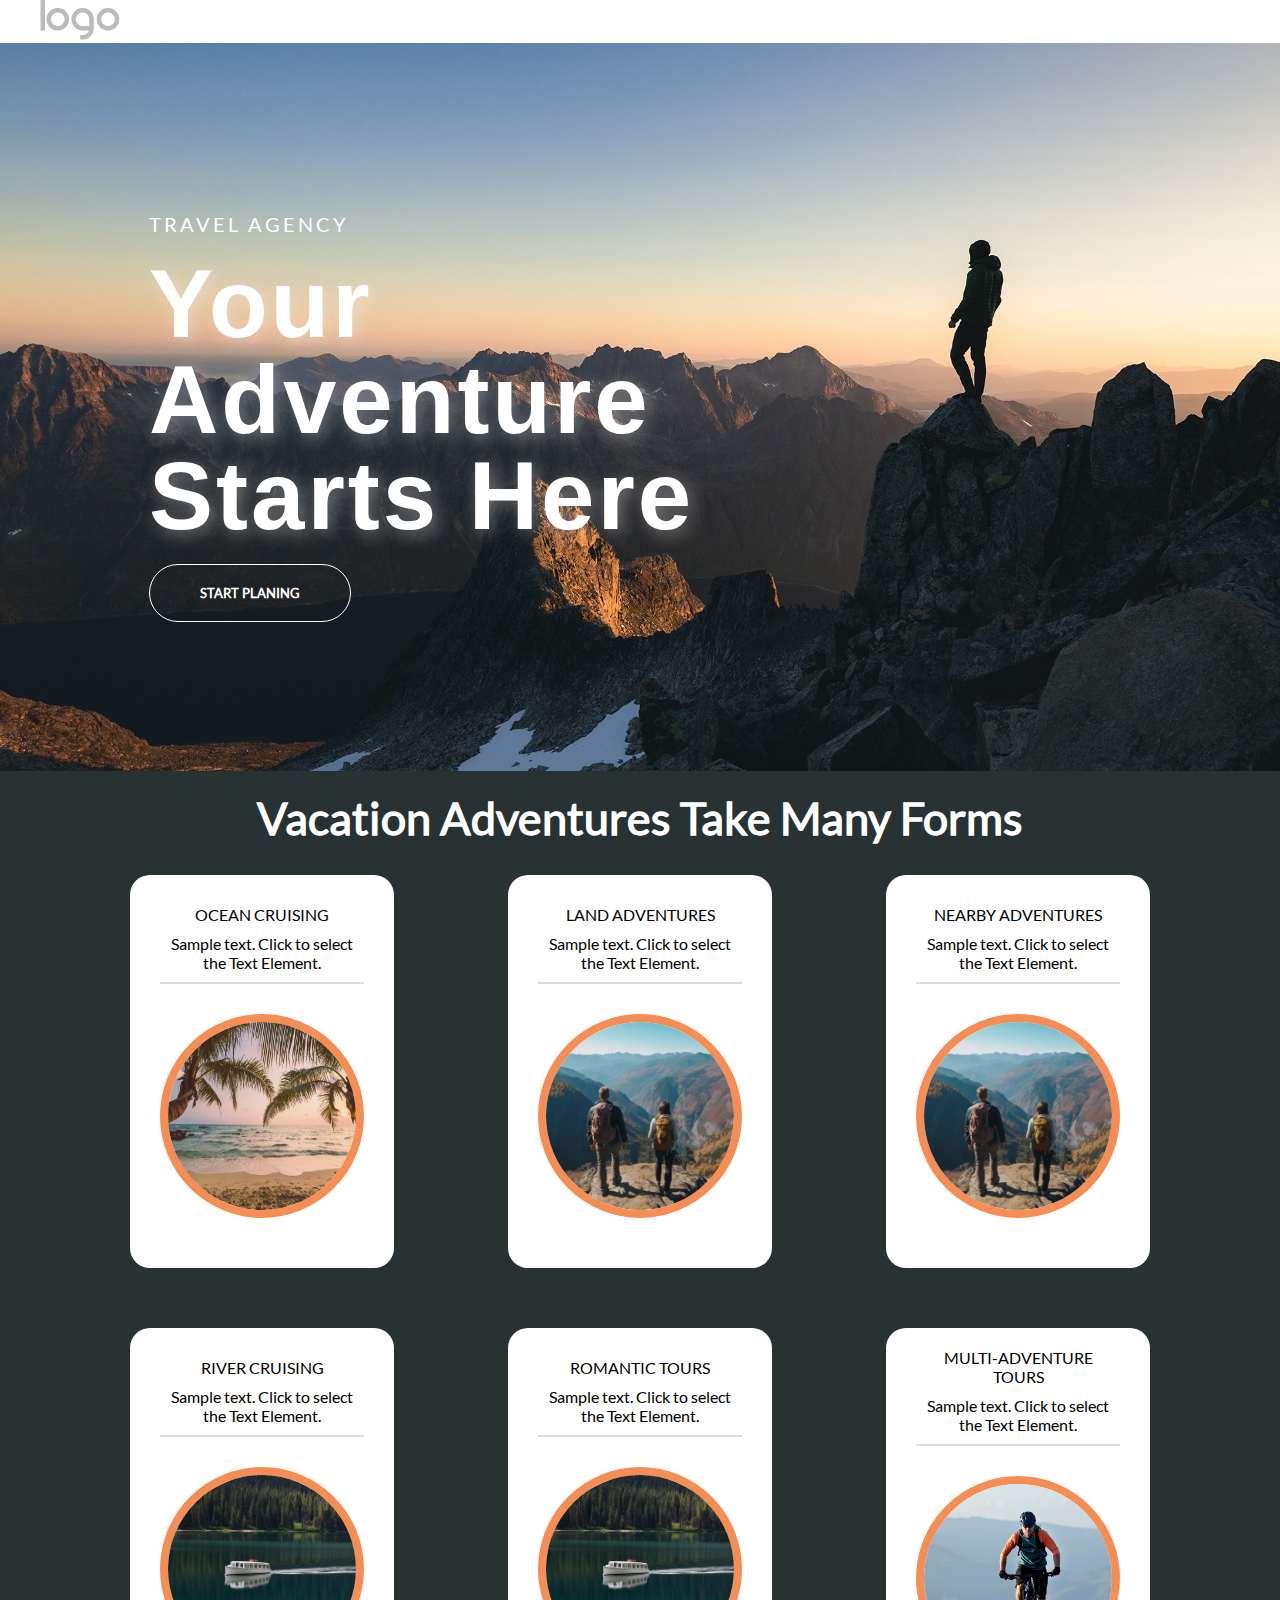
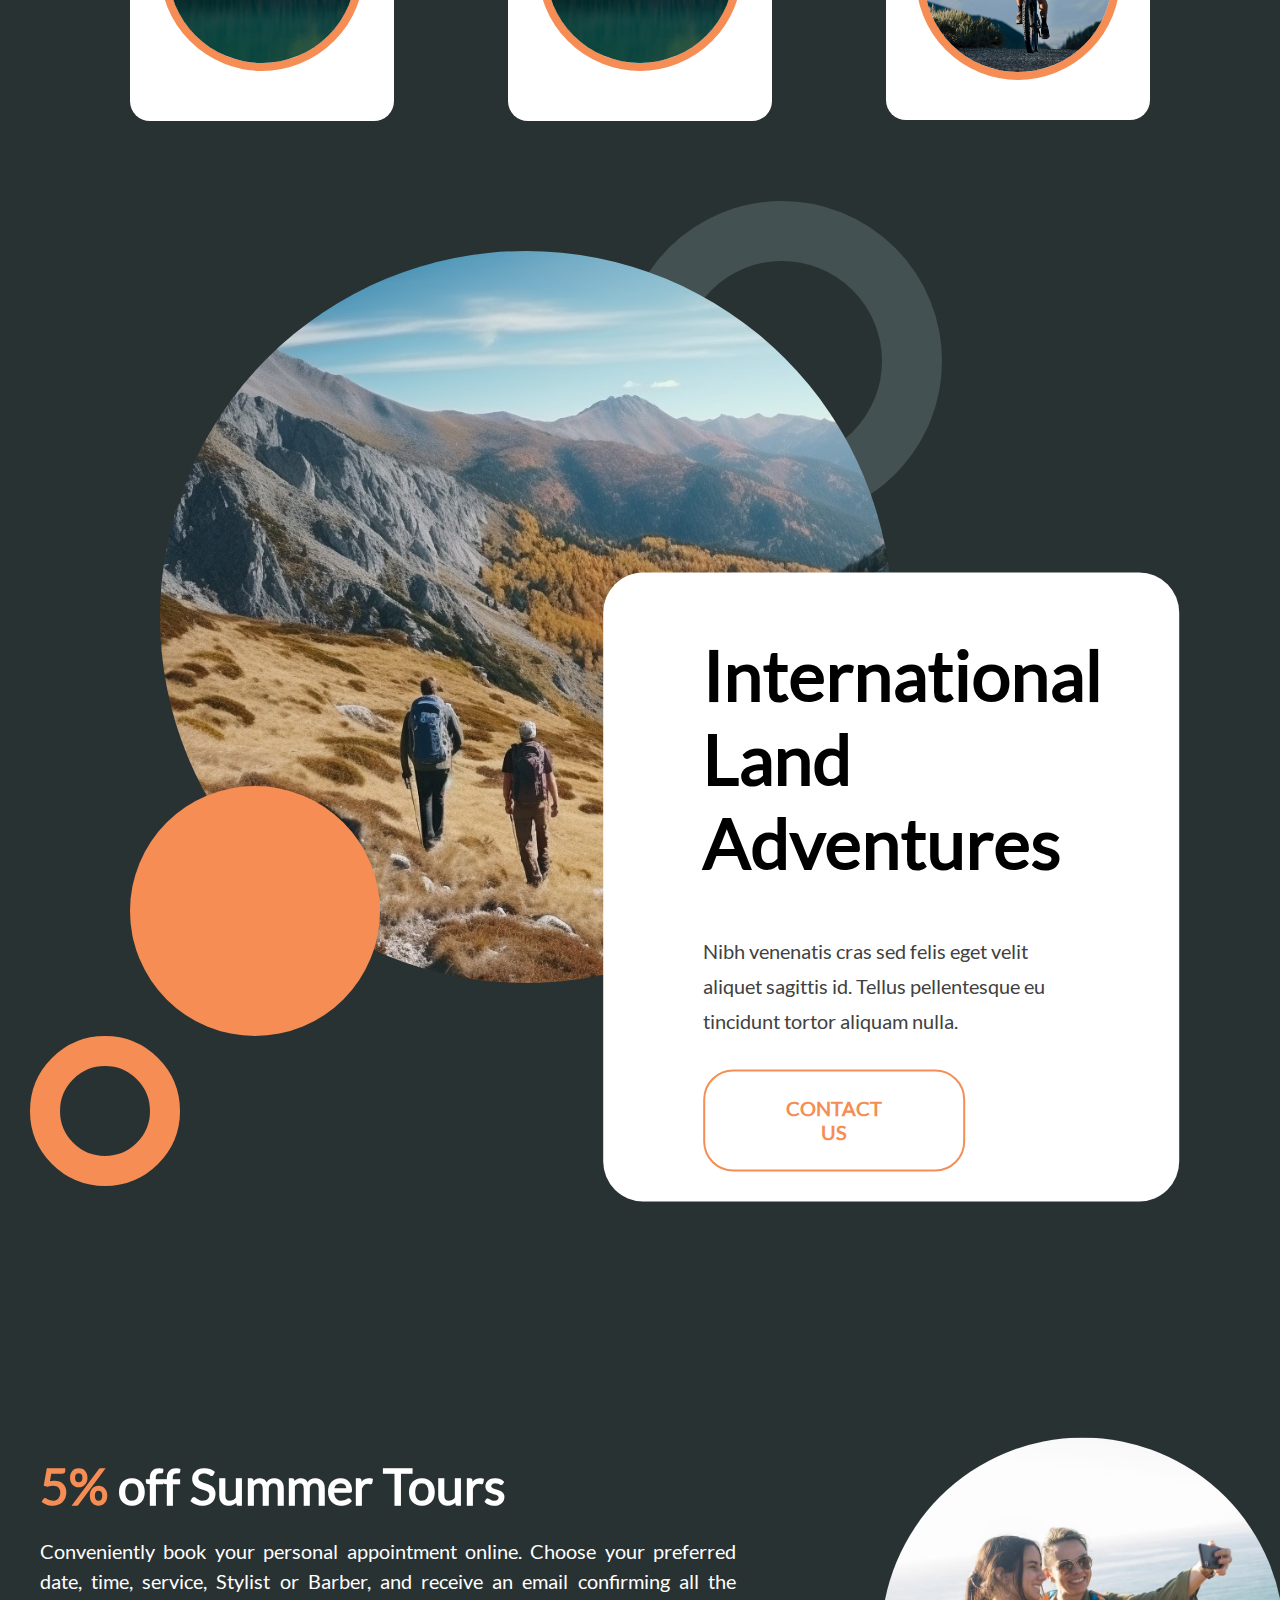
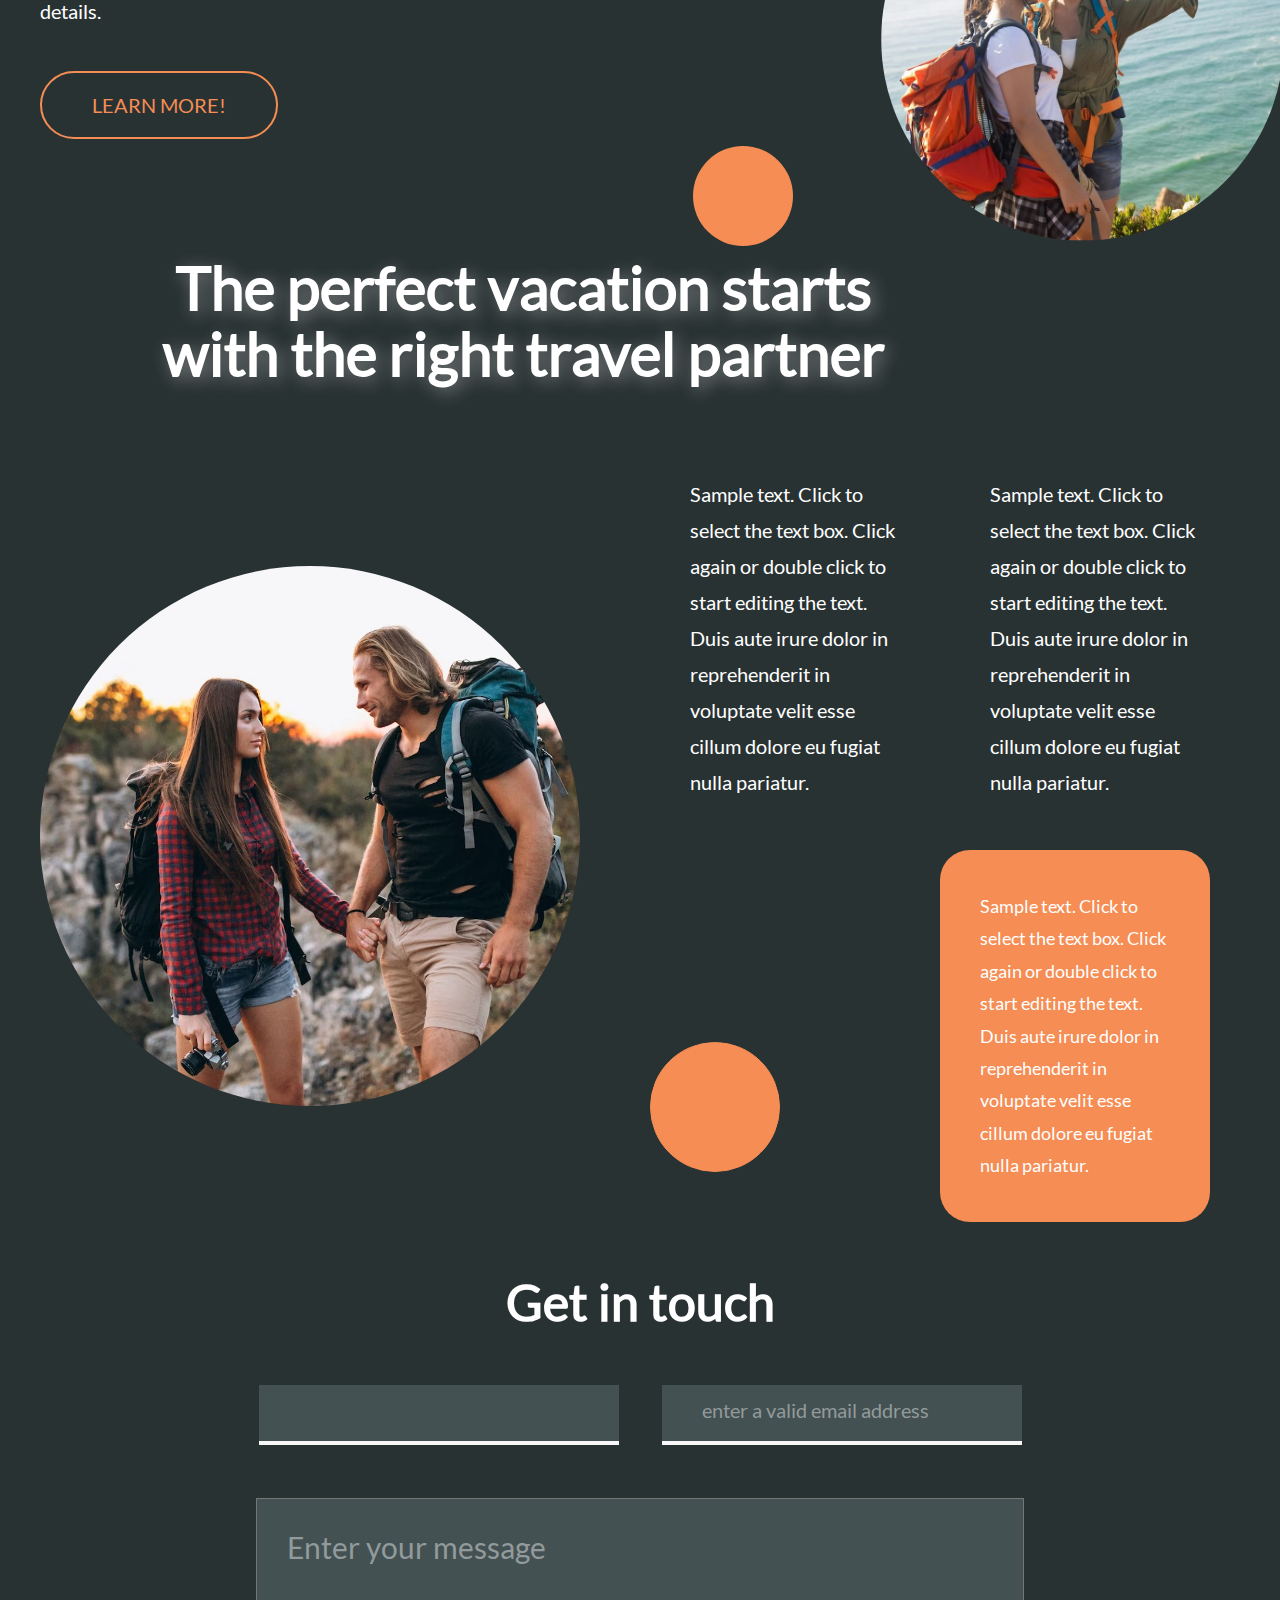
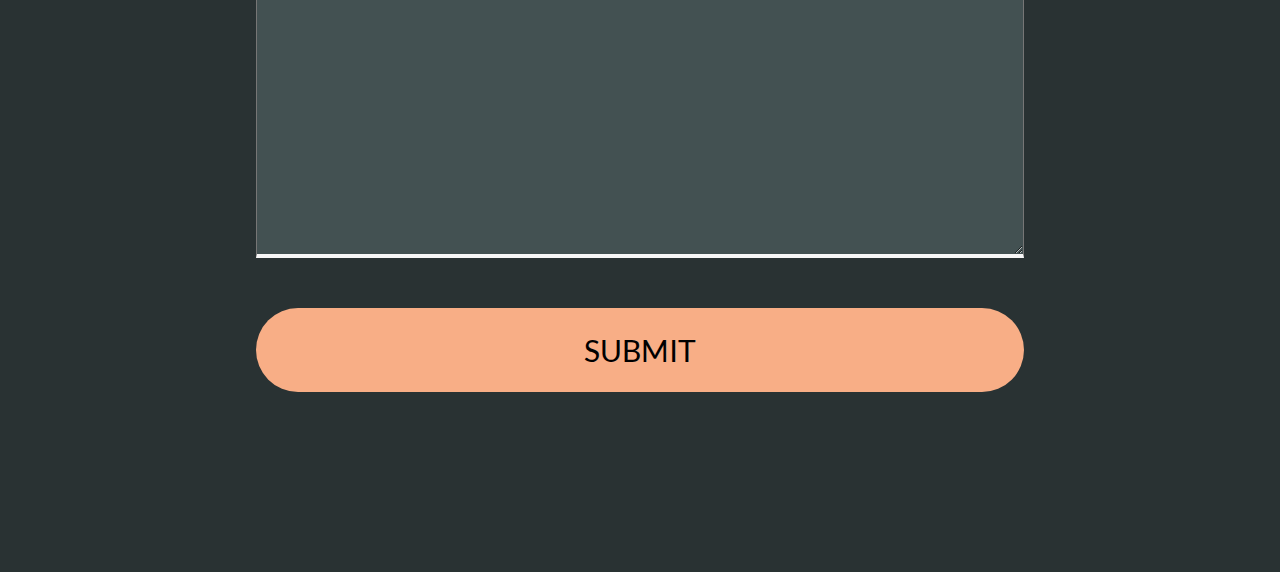
<file: HIMANSHU NE/index.html>
<!DOCTYPE html>
<html lang="en">

<head>
    <meta charset="UTF-8">
    <meta name="viewport" content="width=device-width, initial-scale=1.0">
    <title>Document</title>
    <link rel="stylesheet" href="https://cdnjs.cloudflare.com/ajax/libs/font-awesome/6.4.2/css/all.min.css"
        integrity="sha512-z3gLpd7yknf1YoNbCzqRKc4qyor8gaKU1qmn+CShxbuBusANI9QpRohGBreCFkKxLhei6S9CQXFEbbKuqLg0DA=="
        crossorigin="anonymous" referrerpolicy="no-referrer" />
    <link rel="stylesheet" href="style.css">
</head>

<body>

    <header>

        <div class="container">
            <div class="row jsc aline">
                <div class="col">
                    <div class="logo">
                        <img src="./image/logo.jpg" alt="">
                    </div>
                </div>
                <div class="col">
                    <div class="bar">
                        <i class="fa-solid fa-bars"></i>
                    </div>
                </div>
            </div>
        </div>
    </header>
    <main>
        <section class="sec_1">
            <div class="container">
                <div class="row">
                    <div class="col_100">
                        <div class="text">
                            <h4>TRAVEL AGENCY</h4>
                            <h2>Your Adventure Starts Here</h2>
                            <button>START PLANING</button>
                        </div>
                    </div>
                </div>
            </div>
        </section>

        <section class="sec_2">
            <div class="container">
                <div class="row">
                    <div class="col_100">
                        <div class="sec2_text">
                            <h2>Vacation Adventures Take Many Forms</h2>
                        </div>
                    </div>
                    <div class="col_90">
                        <div class="row jsc">
                            <div class="col_30">
                                <div class="box">
                                    <h4>OCEAN CRUISING</h4>
                                    <p>Sample text. Click to select the Text Element.</p>
                                    <hr>
                                    <div class="box_img">
                                        <img src="./image/card1.jpg" alt="">
                                    </div>
                                </div>
                            </div>
                            <div class="col_30">
                                <div class="box">
                                    <h4>LAND ADVENTURES</h4>
                                    <p>Sample text. Click to select the Text Element.</p>
                                    <hr>
                                    <div class="box_img">
                                        <img src="./image/card2.jpg" alt="">
                                    </div>
                                </div>
                            </div>
                            <div class="col_30">
                                <div class="box">
                                    <h4>NEARBY ADVENTURES</h4>
                                    <p>Sample text. Click to select the Text Element.</p>
                                    <hr>
                                    <div class="box_img">
                                        <img src="./image/card2.jpg" alt="">
                                    </div>
                                </div>
                            </div>
                            <div class="col_30">
                                <div class="box">
                                    <h4>RIVER CRUISING</h4>
                                    <p>Sample text. Click to select the Text Element.</p>
                                    <hr>
                                    <div class="box_img">
                                        <img src="./image/card4.jpg" alt="">
                                    </div>
                                </div>
                            </div>
                            <div class="col_30">
                                <div class="box">
                                    <h4>ROMANTIC TOURS</h4>
                                    <p>Sample text. Click to select the Text Element.</p>
                                    <hr>
                                    <div class="box_img">
                                        <img src="./image/card4.jpg" alt="">
                                    </div>
                                </div>
                            </div>
                            <div class="col_30">
                                <div class="box in">
                                    <h4>MULTI-ADVENTURE <br> TOURS</h4>
                                    <p>Sample text. Click to select the Text Element.</p>
                                    <hr>
                                    <div class="box_img">
                                        <img src="./image/card6.jpg" alt="">
                                    </div>
                                </div>
                            </div>
                        </div>
                    </div>
                </div>
            </div>
            </div>
        </section>

        <section class="sec_3">
            <div class="contaier">
                <div class="row">
                    <div class="sec3_img">
                        <img src="./image/bg2.jpg" alt="">
                    </div>

                    <div class="col_50">
                        <div class="sec3_text">
                            <h2>International Land Adventures</h2>
                            <p>Nibh venenatis cras sed felis eget velit aliquet sagittis id. Tellus pellentesque eu
                                tincidunt tortor aliquam nulla.</p>
                            <button>CONTACT US</button>
                        </div>
                    </div>

                </div>
            </div>
            <div class="col_50">
                <div class="ap">


                </div>
            </div>
        </section>
        <!-- ------------------------ -->
        <section class="sec_4">
            <div class="container">
                <div class="row">
                    <div class="col_60">
                        <div class="sec4_text">
                            <h2>5% off Summer Tours</h2>
                            <p>Conveniently book your personal appointment online. Choose your preferred date, time,
                                service, Stylist or Barber, and receive an email confirming all the details.</p>
                            <button>LEARN MORE!</button>
                        </div>
                    </div>
                    <div class="col_42">
                        <div class="sec4_img">
                            <img src="./image/card7.jpg" alt="">
                        </div>
                    </div>
                </div>
                <div class="col_50">
                    <div class="pa">

                    </div>
                </div>
            </div>

        </section>
        <section class="sec5">
            <div class="container">
                <div class="row">
                    <div class="sec5_text">
                        <h3>The perfect vacation starts with the right travel partner</h3>
                    </div>
                </div>
                <div class="row justify-content ">
                    <div class="col_50">
                        <div class="sec5_img">
                            <img src="image/card8.jpg" alt="">
                        </div>
                    </div>
                    <div class="col_50">
                        <div class="row">
                            <div class="col_50">
                                <div class="sec5_tex">
                                    <p>Sample text. Click to select the text box. Click again or double click to
                                        start
                                        editing the text. Duis aute irure dolor in reprehenderit in voluptate velit
                                        esse
                                        cillum dolore eu fugiat nulla pariatur.</p>
                                </div>
                            </div>
                            <div class="col_50">
                                <div class="sec5_tex">
                                    <p>Sample text. Click to select the text box. Click again or double click to
                                        start
                                        editing the text. Duis aute irure dolor in reprehenderit in voluptate velit
                                        esse
                                        cillum dolore eu fugiat nulla pariatur.</p>
                                </div>
                            </div>
                            <div class="col_50">
                                <div class="sec5_dot">
                                </div>
                            </div>
                            <div class="col_50">
                                <div class="sec5_tex1">
                                    <p>Sample text. Click to select the text box. Click again or double click to
                                        start
                                        editing the text. Duis aute irure dolor in reprehenderit in voluptate velit
                                        esse
                                        cillum dolore eu fugiat nulla pariatur.</p>
                                </div>
                            </div>
                        </div>
                    </div>
                </div>
            </div>
        </section>
        <section class="sec_6">
            <div class="container">
                <div class="row">
                    <div class="sec6_text">
                        <h2>Get in touch</h2>
                    </div>
                </div>
                <div class="input_box">
                    <input type="text">
                    <input type="text" placeholder="enter a valid email address">
                </div>
                <div class="row"></div>
                <div class="sec_6text">

                    <textarea placeholder="Enter your message"></textarea>
                </div>

                <div class="sec_6button">

                    <button>SUBMIT</button>
                </div>




            </div>

        </section>
    </main>
</body>

</html>
</file>
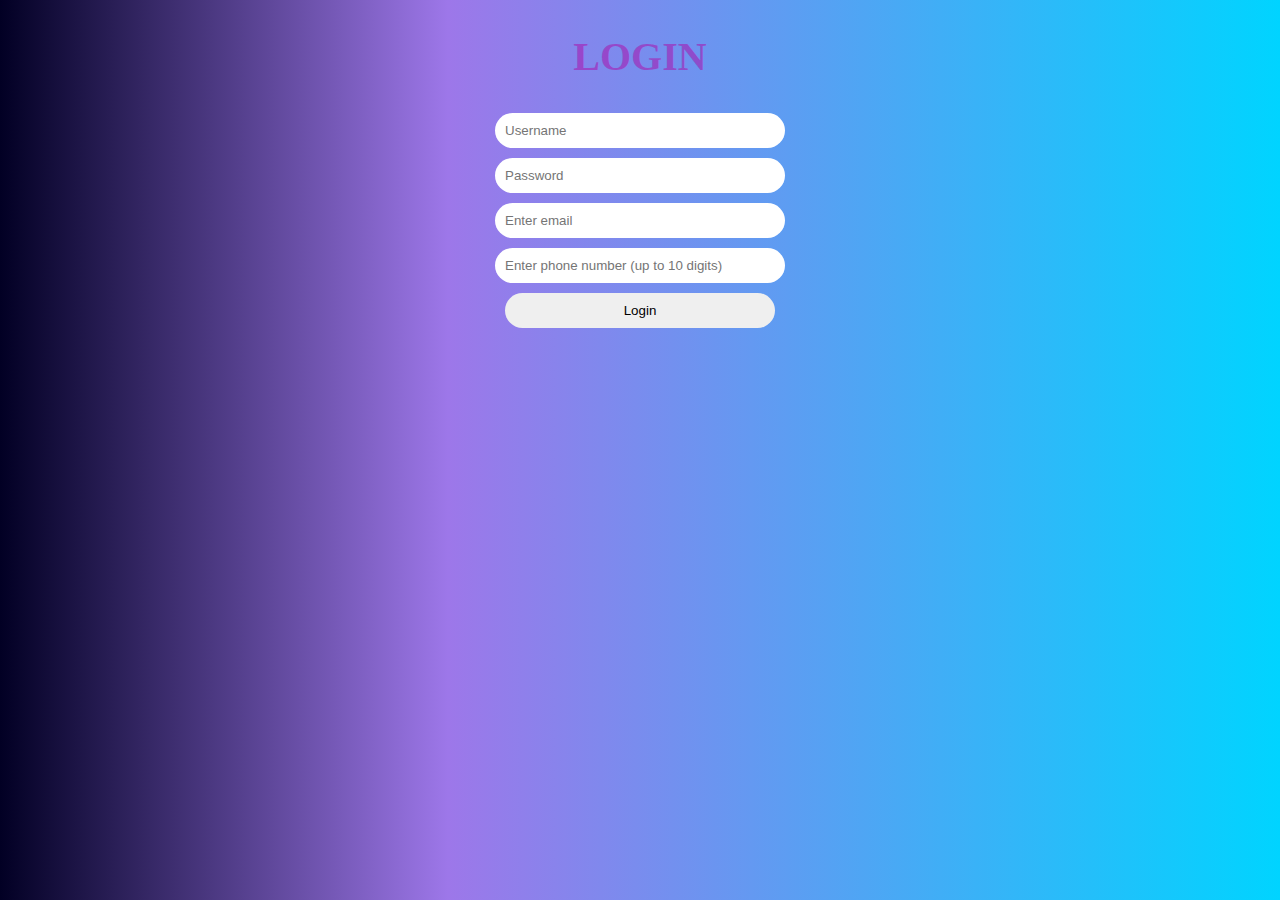
<file: form.html>
<!-- <!DOCTYPE html>
<html lang="en">

<head>
    <meta charset="UTF-8">
    <meta name="viewport" content="width=device-width, initial-scale=1.0">
    <title>Login</title>

</head>

<body>
    <div class="container">
        <h2>Login</h2>
        <form id="login-form" onsubmit="return validateForm()">
            <input type="text" id="username" name="username" placeholder="Username">
            <br>
            <input type="password" id="password" name="password" placeholder="Password">
            <br>
            <input type="email" name="email" id="email" placeholder="Enter email">
            <br>
            <input type="tel" name="tel" id="tel" placeholder="Enter phone number (up to 10 digits)" maxlength="10"
                oninput="this.value = this.value.replace(/[^0-9]/g, '');">
            <br>
            <button type="submit">Login</button>
        </form>
        <p id="error-message"></p>
    </div>

    <script>
        function validateForm() {
            var username = document.getElementById("username").value;
            var password = document.getElementById("password").value;
            var tel = document.getElementById("tel").value;
            var errorMessage = document.getElementById("error-message");

            // Reset error message
            errorMessage.textContent = "";

            // Check if username is empty
            if (username.trim() === "") {
                errorMessage.textContent = "Username is required.";
                return false;
            }

            // Check if password is empty
            if (password.trim() === "") {
                errorMessage.textContent = "Password is required.";
                return false;
            }

            // Check if tel is empty
            if (tel.trim() === "") {
                errorMessage.textContent = "Phone number is required.";
                return false;
            }

            // Check username length
            if (username.length < 4) {
                errorMessage.textContent = "Username should be at least 4 characters.";
                return false;
            }

            // Check password length
            if (password.length < 8) {
                errorMessage.textContent = "Password should be at least 8 characters.";
                return false;
            }

            // Check if tel is a valid 10-digit number
            if (tel.length !== 10 || !/^\d{10}$/.test(tel)) {
                errorMessage.textContent = "Phone number should be a valid 10-digit number.";
                return false;
            }

            // Additional email validation
            var email = document.getElementById("email").value;
            if (!isValidEmail(email)) {
                errorMessage.textContent = "Invalid email format.";
                return false;
            }

            // If all validations pass, allow form submission
            return alert("congratulation tame mumbai avo cho");
        }

        // Function to validate email format using a regular expression
        function isValidEmail(email) {
            var emailRegex = /^[a-zA-Z0-9._-]+@[a-zA-Z0-9.-]+\.[a-zA-Z]{2,4}$/;
            return emailRegex.test(email);
        }
    </script>
</body>

</html> -->

<!DOCTYPE html>
<html lang="en">

<head>
    <meta charset="UTF-8">
    <meta name="viewport" content="width=device-width, initial-scale=1.0">
    <title>Login</title>
    <style>
        body {
            background: linear-gradient(90deg, rgba(2, 0, 36, 1) 0%, rgba(157, 119, 233, 1) 35%, rgba(0, 212, 255, 1) 100%);
            ;
        }

        .container {
            width: 300px;
            margin: 0 auto;
            text-align: center;

        }

        h2 {
            font-size: 40px;
            text-transform: uppercase;
            color: rgba(172, 15, 172, 0.534);
        }

        input:hover {
            background-color: rgb(53, 201, 201);

        }

        ::placeholder:hover {
            color: wheat;
        }



        button:hover {
            background-color: rgb(29, 168, 168);
            color: wheat;
        }

        input {
            width: 90%;
            padding: 10px;
            margin-bottom: 10px;
            border-radius: 20px;
            border: none;
        }

        button {
            padding: 10px 10px;
            border-radius: 20px;
            border: none;
            width: 90%;
            margin: 0 auto;

        }



        #error-message {
            color: red;
        }
    </style>
</head>

<body>
    <div class="container">
        <h2>Login</h2>
        <form id="login-form" onsubmit="return validateForm()">
            <!-- Username input -->
            <input type="text" id="username" name="username" placeholder="Username">
            <br>
            <!-- Password input -->
            <input type="password" id="password" name="password" placeholder="Password">
            <br>
            <!-- Email input -->
            <input type="email" name="email" id="email" placeholder="Enter email">
            <br>
            <!-- Phone number input -->
            <input type="tel" name="tel" id="tel" placeholder="Enter phone number (up to 10 digits)" maxlength="10"
                oninput="this.value = this.value.replace(/[^0-9]/g, '');">
            <br>
            <!-- Submit button -->
            <button type="submit">Login</button>
        </form>
        <!-- Error message -->
        <p id="error-message"></p>
    </div>

    <script>
        function validateForm() {
            var username = document.getElementById("username").value;
            var password = document.getElementById("password").value;
            var tel = document.getElementById("tel").value;
            var errorMessage = document.getElementById("error-message");

            // Reset error message
            errorMessage.textContent = "";

            // Check if username is empty
            if (username.trim() === "") {
                errorMessage.textContent = "Username is required.";
                return false;
            }

            // Check if password is empty
            if (password.trim() === "") {
                errorMessage.textContent = "Password is required.";
                return false;
            }

            // Check if tel is empty
            if (tel.trim() === "") {
                errorMessage.textContent = "Phone number is required.";
                return false;
            }

            // Check username length
            if (username.length < 4) {
                errorMessage.textContent = "Username should be at least 4 characters.";
                return false;
            }

            // Check password length
            if (password.length < 8) {
                errorMessage.textContent = "Password should be at least 8 characters.";
                return false;
            }

            // Check if tel is a valid 10-digit number
            if (tel.length !== 10 || !/^\d{10}$/.test(tel)) {
                errorMessage.textContent = "Phone number should be a valid 10-digit number.";
                return false;
            }

            // Additional email validation
            var email = document.getElementById("email").value;
            if (!isValidEmail(email)) {
                errorMessage.textContent = "Invalid email format.";
                return false;
            }

            // If all validations pass, allow form submission
            return alert("congratulation");
        }

        // Function to validate email format using a regular expression
        function isValidEmail(email) {
            var emailRegex = /^[a-zA-Z0-9._-]+@[a-zA-Z0-9.-]+\.[a-zA-Z]{2,4}$/;
            return emailRegex.test(email);
        }
    </script>
</body>

</html>
</file>
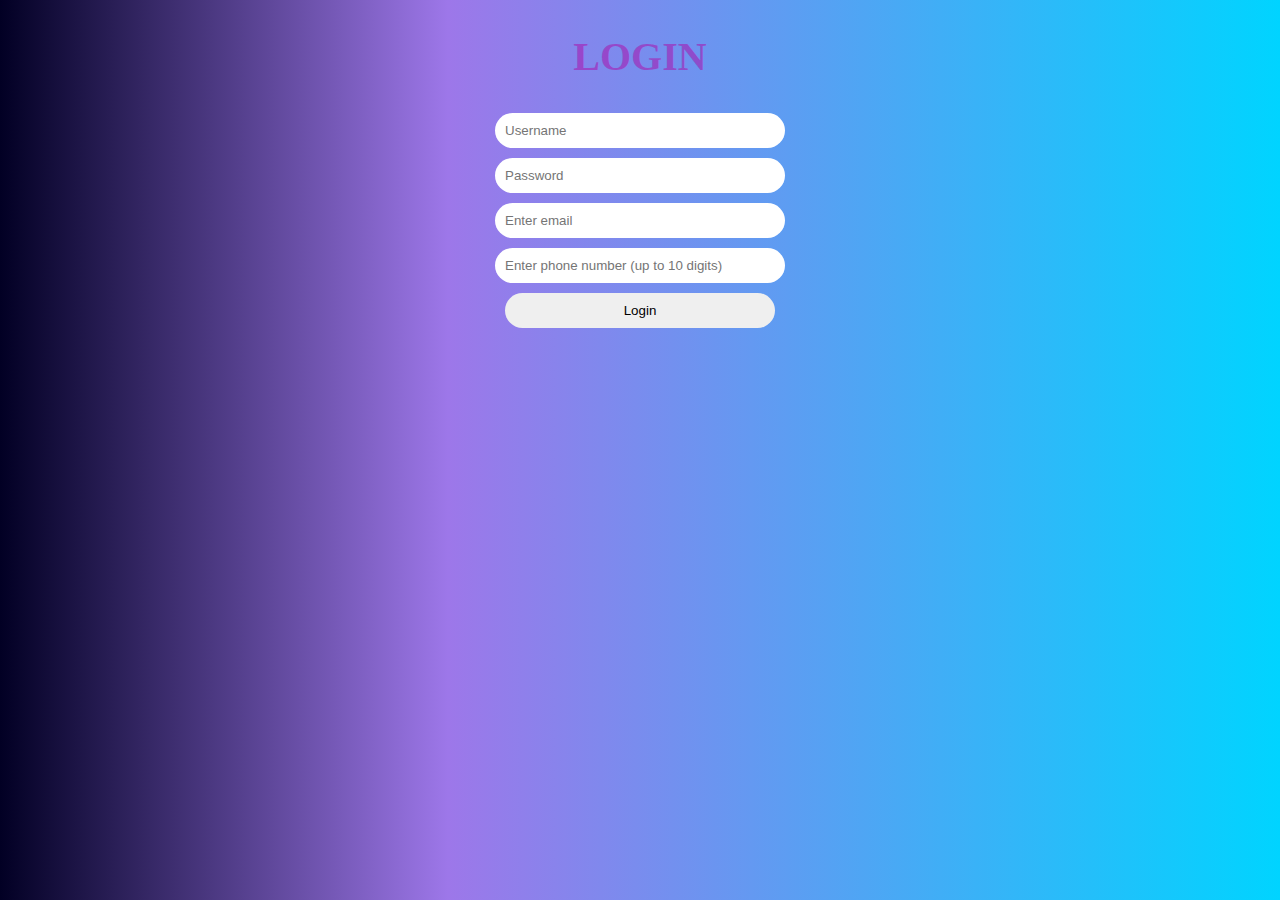
<file: js.html>
<!DOCTYPE html>
<html lang="en">

<head>
    <meta charset="UTF-8">
    <meta name="viewport" content="width=device-width, initial-scale=1.0">
    <title>Login</title>
    <style>
        body {
            background: linear-gradient(90deg, rgba(2, 0, 36, 1) 0%, rgba(157, 119, 233, 1) 35%, rgba(0, 212, 255, 1) 100%);
            ;
        }

        .container {
            width: 300px;
            margin: 0 auto;
            text-align: center;

        }

        h2 {
            font-size: 40px;
            text-transform: uppercase;
            color: rgba(172, 15, 172, 0.534);
        }

        input:hover {
            background-color: rgb(53, 201, 201);

        }

        ::placeholder:hover {
            color: wheat;
        }



        button:hover {
            background-color: rgb(29, 168, 168);
            color: wheat;
        }

        input {
            width: 90%;
            padding: 10px;
            margin-bottom: 10px;
            border-radius: 20px;
            border: none;
        }

        button {
            padding: 10px 10px;
            border-radius: 20px;
            border: none;
            width: 90%;
            margin: 0 auto;

        }



        #error-message {
            color: red;
        }
    </style>
</head>

<body>
    <div class="container">
        <h2>Login</h2>
        <form id="login-form" onsubmit="return validateForm()">
            <!-- Username input -->
            <input type="text" id="username" name="username" placeholder="Username">
            <br>
            <!-- Password input -->
            <input type="password" id="password" name="password" placeholder="Password">
            <br>
            <!-- Email input -->
            <input type="email" name="email" id="email" placeholder="Enter email">
            <br>
            <!-- Phone number input -->
            <input type="tel" name="tel" id="tel" placeholder="Enter phone number (up to 10 digits)" maxlength="10"
                oninput="this.value = this.value.replace(/[^0-9]/g, '');">
            <br>
            <!-- Submit button -->
            <button type="submit">Login</button>
        </form>
        <!-- Error message -->
        <p id="error-message"></p>
    </div>

    <script>
        function validateForm() {
            var username = document.getElementById("username").value;
            var password = document.getElementById("password").value;
            var tel = document.getElementById("tel").value;
            var errorMessage = document.getElementById("error-message");

            // Reset error message
            errorMessage.textContent = "";

            // Check if username is empty
            if (username.trim() === "") {
                errorMessage.textContent = "Username is required.";
                return false;
            }

            // Check if password is empty
            if (password.trim() === "") {
                errorMessage.textContent = "Password is required.";
                return false;
            }

            // Check if tel is empty
            if (tel.trim() === "") {
                errorMessage.textContent = "Phone number is required.";
                return false;
            }

            // Check username length
            if (username.length < 4) {
                errorMessage.textContent = "Username should be at least 4 characters.";
                return false;
            }

            // Check password length
            if (password.length < 8) {
                errorMessage.textContent = "Password should be at least 8 characters.";
                return false;
            }

            // Check if tel is a valid 10-digit number
            if (tel.length !== 10 || !/^\d{10}$/.test(tel)) {
                errorMessage.textContent = "Phone number should be a valid 10-digit number.";
                return false;
            }

            // Additional email validation
            var email = document.getElementById("email").value;
            if (!isValidEmail(email)) {
                errorMessage.textContent = "Invalid email format.";
                return false;
            }

            // If all validations pass, allow form submission
            return alert("congratulation");
        }

        // Function to validate email format using a regular expression
        function isValidEmail(email) {
            var emailRegex = /^[a-zA-Z0-9._-]+@[a-zA-Z0-9.-]+\.[a-zA-Z]{2,4}$/;
            return emailRegex.test(email);
        }
    </script>
</body>

</html>
</file>
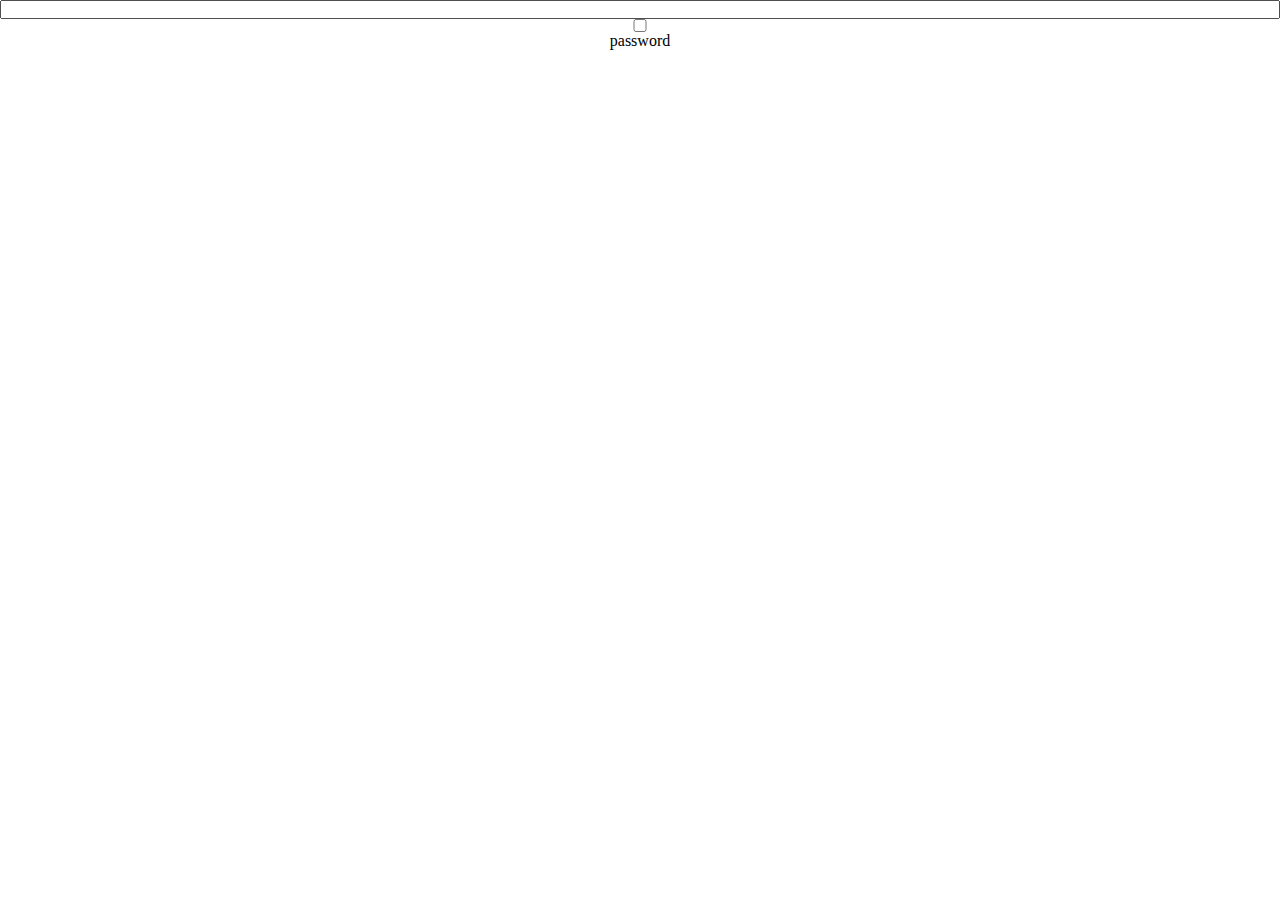
<file: showpassword.html>
<!DOCTYPE html>
<html lang="en">

<head>
    <meta charset="UTF-8">
    <meta name="viewport" content="width=device-width, initial-scale=1.0">
    <title>password</title>
    <style>
        * {
            margin: 0;
            padding: 0;
            box-sizing: border-box;
        }

        .center {
            text-align: center;
            display: grid;
            place-items: ce nter;
            /* margin: 0 a/uto; */
            width: 100%;
        }
    </style>
</head>

<body>


    <div class="center">

        <input type="password" name="" id="pwd">
        <input type="checkbox" name="" id="chk"> password
    </div>




    <script>
        const pwd = document.getElementById("pwd");
        const chk = document.getElementById("chk");

        chk.onchange = function (e) {
            pwd.type = chk.checked ? "text" : "password";
        };


    </script>

</body>

</html>
</file>
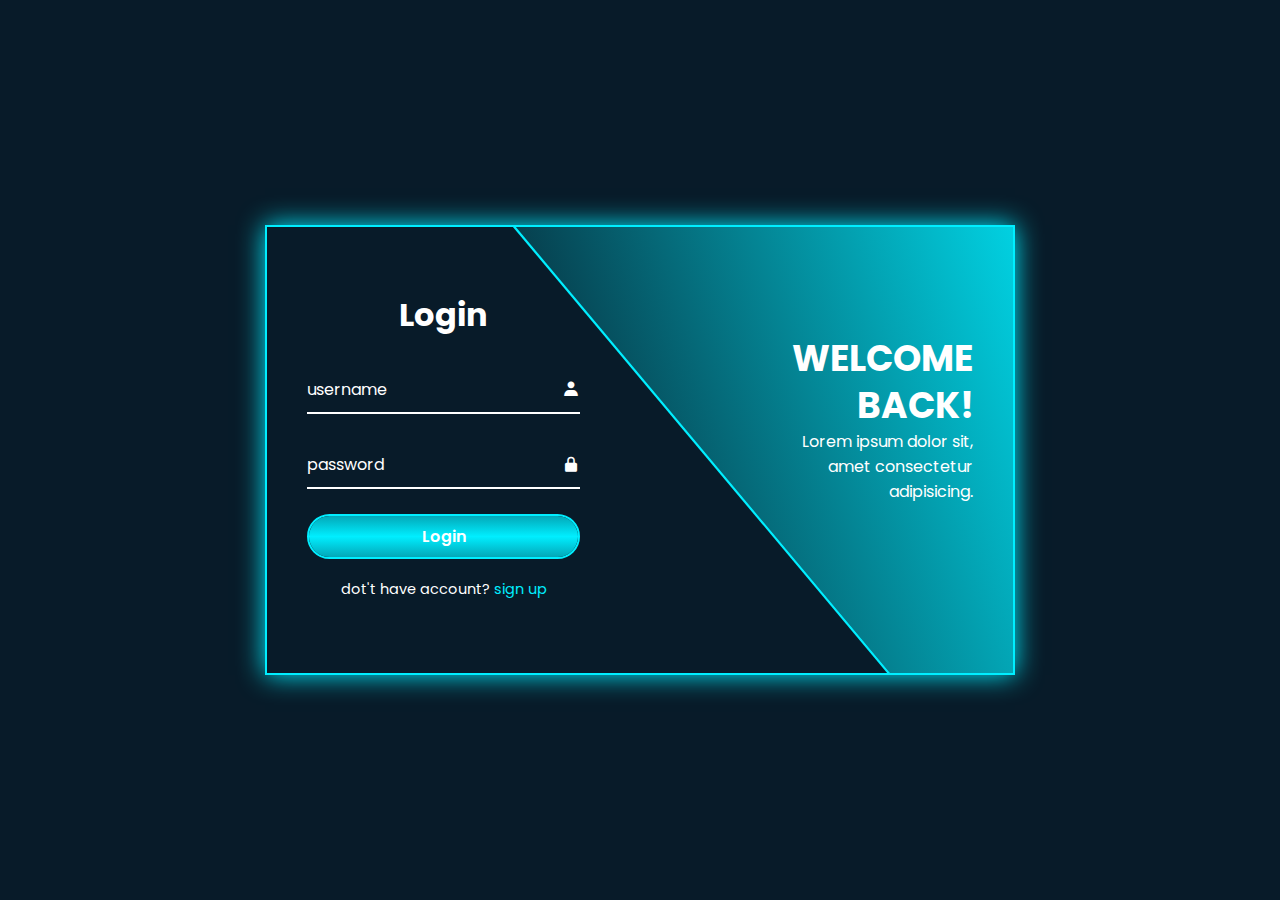
<file: loginandsignpag/inde.html>
<!DOCTYPE html>
<html lang="en">

<head>
    <meta charset="UTF-8">
    <meta name="viewport" content="width=device-width, initial-scale=1.0">
    <title>HOME</title>
    <link href='https://unpkg.com/boxicons@2.1.4/css/boxicons.min.css' rel='stylesheet'>
    <link rel="stylesheet" href="style.css">
</head>

<body>

    <div class="wrapper">
        <span class="bg-animate"></span>
        <div class="bg-animate2"></div>
        <div class="form-box login">
            <h2 class="animation">Login</h2>
            <form action="#" method="post">
                <div class="input-box animation">
                    <input type="text" name="" id="" required>
                    <label for="">username</label>
                    <i class='bx bxs-user'></i>
                </div>

                <div class="input-box animation">
                    <input type="password" name="" id="" required>
                    <label for="">password</label>
                    <i class='bx bxs-lock-alt'></i>
                </div>
                <button class="btn animation" type="submit">Login</button>
                <div class="logreg-link animation">
                    <p>dot't have account? <a href="#" class="regsiter-link">sign up</a></p>
                </div>
            </form>
        </div>

        <div class="info-text login">
            <h2>welcome Back!</h2>
            <p>Lorem ipsum dolor sit, amet consectetur adipisicing.</p>

        </div>

        <div class="form-box regsiter">
            <h2>Sign Up</h2>
            <form action="#" method="post">
                <div class="input-box">
                    <input type="text" name="" id="" required>
                    <label for="">username</label>
                    <i class='bx bxs-user'></i>
                </div>
                <div class="input-box">
                    <input type="text" name="" id="" required>
                    <label for="">Email</label>
                    <i class='bx bxs-envelope'></i>
                </div>
                <div class="input-box">
                    <input type="password" name="" id="" required>
                    <label for="">password</label>
                    <i class='bx bxs-lock-alt'></i>
                </div>
                <button class="btn" type="submit">sign Up</button>
                <div class="logreg-link">
                    <p>Already have account? <a href="#" class="login-link">login</a></p>
                </div>
            </form>

        </div>
        <div class="info-text regsiter">
            <h2>welcome Back!</h2>
            <p>Lorem ipsum dolor sit, amet consectetur adipisicing.</p>

        </div>




    </div>

    <script src="index.js">

    </script>
</body>

</html>
</file>
<file: HIMANSHU NE/style.css>
@font-face {
    src: url("./font/Lato-Regular.ttf");
    font-family: "Lato-Regular";
}

* {
    padding: 0;
    margin: 0;
    box-sizing: border-box;
    font-family: "Lato-Regular";
}

body {
    background-color: #293233;
}

.row {
    display: flex;
    flex-wrap: wrap;
}

.container {
    width: 1200px;
    margin: 0 auto;
}

.aline {
    align-items: center;
}

/* 
img {

    width: 100%;

} */

.col_100 {
    width: 100%;
}

.col_90 {
    width: 90%;
    margin: 0 auto;
}

.col_50 {
    width: 50%;
    /* margin: 0 auto;
    text-align: center; */
}

.col-50 {
    width: 50%;
}

.col_60 {
    width: 58%;
}

.col_42 {
    width: 42%;
}

.col_30 {
    width: 30%;
}

.jsc {
    justify-content: space-between;
}

ul li {
    display: inline-block;
}

header {
    background-color: #fff;
}

.sec_1 {
    background-image: url("./image/bg.jpg");
    background-repeat: no-repeat;
    background-size: 100%, 100%;
    /* background-position:; */
    padding: 149px;
}



.text h4 {
    font-size: 1.25rem;
    line-height: 1.2;
    margin-top: 20px;
    margin-bottom: 20px;
    font-weight: 400;
    color: #fff;
    text-transform: uppercase;
    letter-spacing: 3px;
}

.text h2 {
    text-shadow: 4px 4px 17px rgba(249, 246, 246, 0.4);
    font-weight: 700;
    font-size: 6rem;
    letter-spacing: 3px;
    color: #fff;
    font-family: Lato, sans-serif;
    text-transform: none;
    line-height: 1;
    margin: 20px 476px 0 0;
}

.text button {

    border: 1px solid #fff;
    color: #fff;
    padding: 20px 50px;
    border-radius: 50px;
    background-color: transparent;
    margin-top: 20px;
    font-weight: 700;

}

.text button:hover {
    background-color: #fff;
    color: black;
}

.sec_2 {
    background-color: #293233;
    padding: 20px 0;
}

.sec2_text {
    color: #fff;
}

.sec2_text h2 {
    text-align: center;
    margin: 0 auto;
    font-size: 45px;
}

.box {
    background-color: #FFFFFF;
    border-radius: 20px;
    margin: 30px;
    text-align: center;
    padding: 20px 30px;
}

.in {
    background-color: #FFFFFF;
    border-radius: 20px;
    margin: 30px;
    text-align: center;
    padding: 10px 30px;
}

hr {
    height: 2px;
    border: none;
    background-color: #DDDDDD;
}

.box h4 {
    margin-top: 10px;
    /* font-size: 10px; */
    font-family: "Lato-Regular";
    font-weight: 400;
    /* padding: 20px; */
}



.box p {

    padding: 10px;
}

.box_img {
    /* margin: 10px auto; */
    margin: 30px 0;
    border-radius: 50%;
    /* width: 100%; */
}

.box_img img {
    border: 8px solid #F58D54;
    display: block;
    border-radius: 50%;
    /* width: 150px;
    height: 150px; */
    /* object-fit: cover; */
    aspect-ratio: 3/3;
    width: 100%;
}


.sec_3 {
    padding: 30px;
    background-color: #293233;
    position: relative;
}

.sec3_img {
    border-radius: 50%;
    margin-left: 80px;
    position: relative;
    width: 60%;
    z-index: 500;
}

.sec3_img img {
    border-radius: 50%;
    width: 100%;
    margin: 50px;
}

/* .sec3_img::before {
    content: '';
    position: absolute;
    height: 200px;
    width: 200px;
    border: 100px solid #435152;
    border-radius: 50%;
    background-color: transparent;
    right: -100px;
    z-index: -1;
} */
.sec3_img::before {
    content: '';
    position: absolute;
    height: 200px;
    width: 200px;
    border-radius: 50%;
    background-color: transparent;
    border: 60px solid #435152;
    z-index: -1;
    right: -100px;
}

.sec3_img::after {
    content: '';
    position: absolute;
    height: 250px;
    width: 250px;
    border-radius: 50%;
    background-color: #F58D54;
    z-index: 1;
    left: 20px;
    bottom: 0;
}

.sec3_text {
    width: 45%;
    background-color: #FFFFFF;
    position: absolute;
    border-radius: 40px;
    padding: 60px 0 0 100px;
    /* top: 250px; */
    bottom: 90px;
    right: -100px;
    left: 200px;
    transform: translate(70%, 12%);
    z-index: 600;
}

.sec3_text h2 {
    width: 90%;
    text-align: initial !important;
    font-size: 70px;
    font-weight: bolder;
    font-family: "Lato-Regular";

}

.sec3_text p {
    width: 79%;
    text-align: initial;
    margin-top: 50px;
    line-height: 35px;
    font-size: 20px;
    color: #414141;
    /* font-weight: 800; */
}

.sec3_text button {
    margin-top: 30px;
    margin-bottom: 30px;
    margin-right: 45%;
    font-size: 20px;
    color: #F58D54;
    font-weight: 700;
    background-color: transparent;
    border: 2px solid #F58D54;
    padding: 25px 70px;
    border-radius: 30px;
}


.sec3_text button:hover {
    background-color: #F58D54;
    color: #fff;
}

.ap {
    height: 150px;
    width: 150px;
    background-color: transparent;
    border-radius: 50%;
    border: 30px solid #F58D54;
}


.sec_4 {
    margin-top: 20px;
    position: relative;
    background-color: #293233;
}

.sec4_text {
    color: #fff;
    margin-top: 100px;
    padding-top: 100px;
}

.sec4_text h2::first-letter {
    color: #F58D54;
}

.sec4_text h2 {
    font-size: 50px;
    margin: 20px 0;

    /* padding: 100px; */
    text-align: justify;
}

.sec4_text p {
    font-size: 20px;
    line-height: 30px;
    /* text-size-adjust: 100%; */
    text-align: justify;
}

.sec4_text button {
    border: 2px solid #F58D54;
    border-radius: 50px;
    font-size: 20px;
    font-weight: 500;
    background-color: transparent;
    margin: 45px 0;
    padding: 20px 50px;
    color: #F58D54;
}

.sec4_text button:hover {
    background-color: #F58D54;
    color: #fff;
}

.sec4_img {
    width: 80%;
    /* position: relative; */
}

.sec4_img img {
    /* position: absolute; */
    width: 100%;
    right: 20px;
    top: 100px;
    z-index: 200;
    border-radius: 50%;
    transform: translate(36%, 50%);
}

/* .pa::after {
    content: '';
    position: absolute;
    height: 250px;
    width: 250px;
    border-radius: 50%;
    background-color: #F58D54;
    z-index: 1;
    left: 20px;
    bottom: 0;
} */
.pa::after {
    content: '';
    position: absolute;
    height: 100px;
    width: 100px;
    border-radius: 50%;
    background-color: #F58D54;
    z-index: 1;
    transform: translate(-387px, 62px);
    right: 100px;
    /* left: 63px; */
    bottom: 0;
}

/* .pa {
    position: absolute;
    height: 90px;
    width: 90px;
    border-radius: 50%;
    background-color: transparent;
    border: 50px solid #F58D54;
    z-index: 600;
    right: 201px;
    transform: translate(-160%, 0%);
    bottom: 66px;

} */

.sec5 {
    padding: 50px 0;
    position: relative;
}

.sec5_text h3 {
    font-size: 3.75rem;
    text-shadow: 4px 4px 17px rgba(249, 246, 246, 0.4);
    line-height: 1.1;
    color: #fff;
    margin: 20px 100px;
    text-align: center;
    width: 64%;
}

.sec5_img {
    width: 90%;
    /* border-radius: 50%; */
    margin-top: 100px;
    /* margin-right: 100px; */
}

.sec5_img img {
    width: 100%;
    /* padding-top: 50px; */
    /* margin-left: 150px; */
    border-radius: 50%;
    margin-top: 60px;
}

.sec5_tex p {
    font-size: 20px;
    line-height: 1.8;
    margin: 70px 0 0 50px;
    color: #fff;
    width: 69%;
}

.sec5_dot {
    content: '';
    position: absolute;
    height: 130px;
    border: 1px solid #f58d54;
    width: 130px;
    border-radius: 50%;
    background-color: #f58d54;
    /* border: 60px solid #435152; */
    z-index: 1000;
    bottom: 30px;
    transform: translate(10px, -70px);
}

.sec5_tex1 {
    font-size: 1.125rem;
    line-height: 1.8;
    margin: 50px 0 0 0;
    color: #fff;
    width: 90%;
    background-color: #f58d54;
    border-radius: 30px;
    padding: 40px;
}


.sec_6 {
    background-color: #293233;
    height: 100vh;
}

.sec6_text {
    width: 100%;
    margin: 0 auto;
    text-align: center;
}

.sec6_text h2 {
    font-size: 50px;
    color: #fff;
}

.input_box {
    margin: 0 auto;
    width: 100%;
    text-align: center;
}

.input_box input {
    width: 30%;
    margin: 53px 20px;
    padding: 20px 40px;
    border-bottom: 4px solid #f7f7f7 !important;
    background-color: #435152;
    outline: none;
    border: none;

}

.input_box input::placeholder {
    color: #929A9B;
    font-size: 20px;
}



div.sec_6text {
    display: flex;
    justify-content: center;
}

.sec_6text textarea {

    background-color: #435152;
    border-bottom: 4px solid #f7f7f7;
    width: 64%;
    height: 40vh;
}

textarea::placeholder {
    color: #929A9B;
    font-size: 30px;
    /* margin-top: 100px; */
    padding: 30px;
}

.sec_6button {
    display: flex;
    justify-content: center;
}

.sec_6button button {
    width: 64%;
    background-color: #f8ae86;
    color: black;
    margin-top: 50px;
    padding: 24px 50px;
    font-size: 30px;
    border: none;
    outline: none;
    border-radius: 50px;
}

.sec_6button button:hover {
    background-color: #435152;
    color: #fff;
}
</file>
<file: loginandsignpag/style.css>
@import url('https://fonts.googleapis.com/css2?family=Poppins:ital,wght@0,300;0,400;0,500;1,500&display=swap');

* {
    margin: 0;
    padding: 0;
    box-sizing: border-box;
    font-family: "poppins", sans-serif;
}

body {
    display: flex;
    justify-content: center;
    align-items: center;
    min-height: 100vh;
    background: #081b29;

}

.wrapper {
    position: relative;
    width: 750px;
    height: 450px;
    background: transparent;
    border: 2px solid #0ef;
    overflow: hidden;
    box-shadow: 0 0 25px #0ef;
}

.wrapper .form-box.login {
    left: 0;
    padding: 0 60px 0 40px;
    /* display: none; */


}

.wrapper .form-box.login .animation {
    transform: translateX(0);
    transition: .7s ease;

}

.wrapper.active .form-box.login .animation {
    transform: translateX(-120%);

}

.wrapper .form-box {

    position: absolute;
    top: 0;
    width: 50%;
    height: 100%;
    /* background: red; */
    display: flex;
    flex-direction: column;
    justify-content: center;

}

.form-box h2 {
    font-size: 32px;
    color: #fff;
    text-align: center;

}

.form-box .input-box {

    position: relative;
    width: 100%;
    height: 50px;
    /* background-color: seagreen; */
    margin: 25px 0;
}

.input-box input {
    width: 100%;
    height: 100%;
    background-color: transparent;
    border: none;
    outline: none;
    border-bottom: 2px solid #fff;
    transition: .5s;
    color: #fff;
    font-weight: 500;
    font-size: 16px;
    padding-right: 23px;
}


.input-box input:focus,
.input-box input:valid {

    border-bottom-color: #0ef;
}

.input-box label {
    position: absolute;
    top: 50%;
    left: 0;
    /* right: ; */
    transform: translateY(-50%);
    font-size: 16px;
    color: #fff;
    pointer-events: none;
    transition: .5s;
}

.input-box input:focus~label,
.input-box input:valid~label {
    top: -5px;
    color: #0ef;

}

.input-box i {
    position: absolute;
    top: 50%;
    right: 0;
    transform: translateY(-50%);
    font-size: 18px;
    color: #fff;
    transition: .5s;
}

.input-box input:focus~i,
.input-box input:valid~i {
    color: #0ef;
}

.btn {
    position: relative;
    width: 100%;
    height: 45px;
    background: transparent;
    border: 2px solid #0ef;
    outline: none;
    cursor: pointer;
    border-radius: 40px;
    font-size: 16px;
    color: #fff;
    font-weight: 600;
    z-index: 1;
    overflow: hidden;
}

.btn::before {
    content: '';
    position: absolute;
    color: #fff;
    top: -100%;
    left: 0;
    width: 100%;
    height: 300%;
    background: linear-gradient(#081b29, #0ef, #081b29);
    z-index: -1;
    transition: .5s;
}

.btn:hover::before {
    top: 0;
}

.form-box .logreg-link {
    font-size: 14.5px;
    color: #fff;
    text-align: center;
    margin: 20px 0 10px;
}


.logreg-link p a {
    color: #0ef;
    text-decoration: none;
    font-weight: 400;
}

.logreg-link p a:hover {
    text-decoration: underline;


}

.wrapper .info-text {
    position: absolute;
    top: 0;
    width: 50%;
    height: 100%;
    /* background: red; */
    display: flex;
    flex-direction: column;
    justify-content: center;

}

.wrapper .info-text.login {
    right: 0;
    text-align: right;
    padding: 0 40px 60px 150px;
    /* display: none; */
}

.wrapper .info-text.regsiter {
    left: 0;
    text-align: left;
    padding: 0 150px 60px 40px;
    display: none;


}

.info-text h2 {
    font-size: 36px;
    color: #fff;
    line-height: 1.3;
    text-transform: uppercase;

}

.info-text p {
    font-size: 16px;
    color: #fff;

}

.wrapper .bg-animate {
    position: absolute;
    top: -4px;
    right: 0;
    width: 850px;
    height: 600px;
    background: linear-gradient(45deg, #081b29, #0ef);
    border-bottom: 3px solid #0ef;
    transform: rotate(10deg)skewY(40deg);
    /* transform: rotate(0)skewY(0); */

    transform-origin: bottom right;
}

.wrapper .bg-animate2 {
    position: absolute;
    top: 100%;
    left: 250px;
    width: 850px;
    height: 700px;
    background: #081b29;
    border-top: 3px solid #0ef;
    /* transform: rotate(-11deg)skewY(-41deg); */
    transform: rotate(0)skewY(0);
    /* transform: rotate(0)skewY(0); */

    transform-origin: bottom left;
}

/* form-box regsiter */
.wrapper .form-box.regsiter {
    right: 0;
    padding: 0 40px 0 60px;
    display: none;

}
</file>
